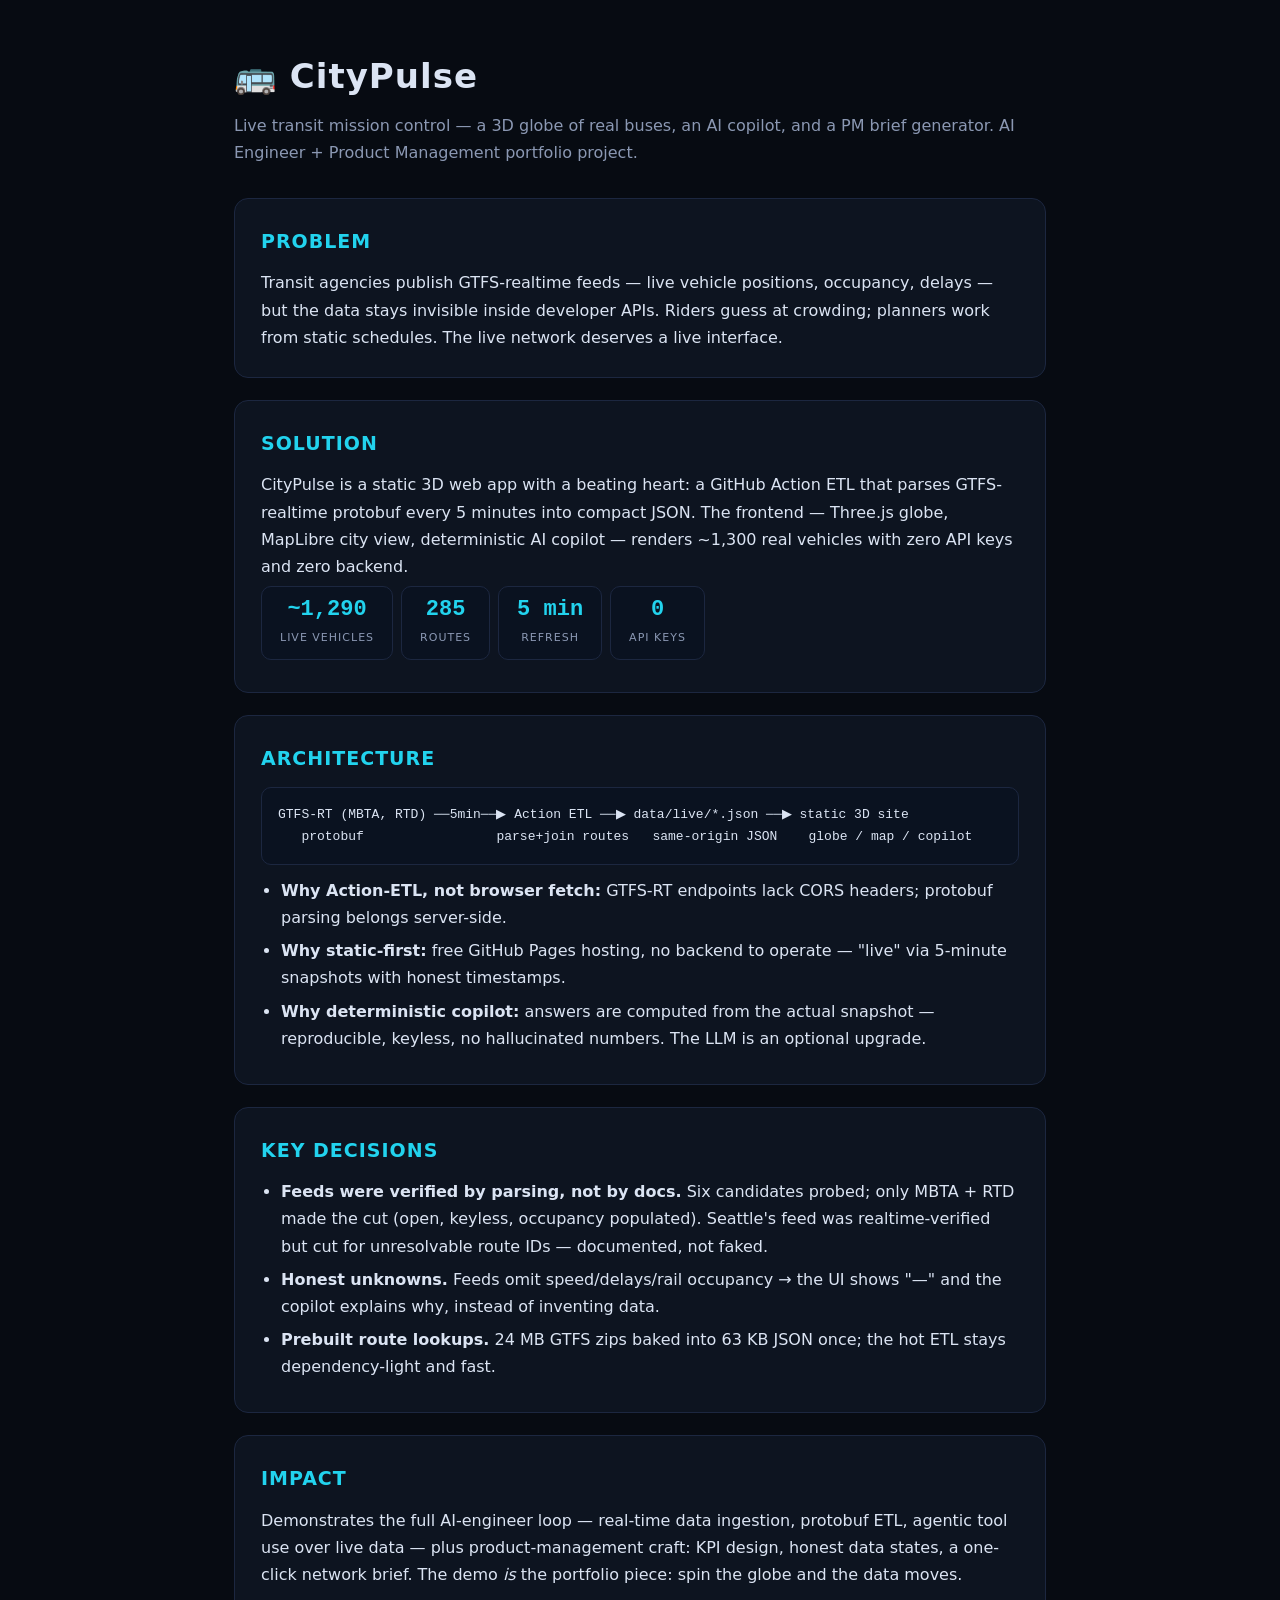
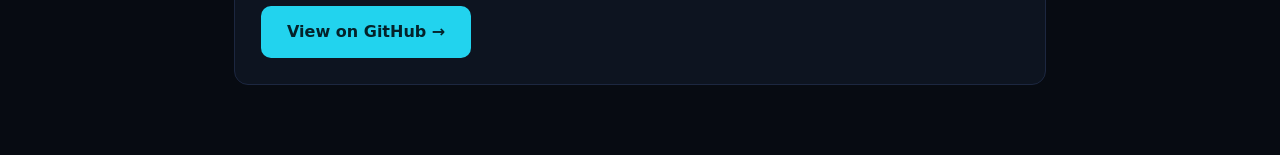
<file: docs/index.html>
<!DOCTYPE html><html lang="en"><head><meta charset="UTF-8">
<meta name="viewport" content="width=device-width, initial-scale=1.0">
<title>CityPulse — Case Study</title>
<style>
:root{--bg:#070b12;--panel:#0d1420;--line:#1c2740;--txt:#dbe4f3;--dim:#8b98b3;--cy:#22d3ee}
*{box-sizing:border-box;margin:0;padding:0}
body{background:var(--bg);color:var(--txt);font:16px/1.7 system-ui,sans-serif;max-width:860px;margin:0 auto;padding:48px 24px}
a{color:var(--cy)}h1{font-size:34px;letter-spacing:1px;margin-bottom:6px}
.sub{color:var(--dim);margin-bottom:32px}.sec{background:var(--panel);border:1px solid var(--line);border-radius:14px;padding:26px;margin-bottom:22px}
h2{font-size:19px;margin-bottom:12px;color:var(--cy);letter-spacing:1px}
.metric{display:inline-block;background:#0a1220;border:1px solid var(--line);border-radius:10px;padding:10px 18px;margin:6px 8px 6px 0;text-align:center}
.metric b{display:block;font:700 22px ui-monospace,monospace;color:var(--cy)}
.metric span{font-size:11px;color:var(--dim);text-transform:uppercase;letter-spacing:1px}
code{background:#0a1220;padding:2px 7px;border-radius:5px;font-size:14px}
pre{background:#0a1220;border:1px solid var(--line);border-radius:10px;padding:16px;overflow-x:auto;font-size:13px;margin:12px 0}
ul{margin-left:20px}li{margin-bottom:6px}
.cta{display:inline-block;margin-top:18px;background:var(--cy);color:#04222a;font-weight:700;padding:12px 26px;border-radius:10px;text-decoration:none}
</style></head><body>
<h1>🚌 CityPulse</h1>
<p class="sub">Live transit mission control — a 3D globe of real buses, an AI copilot, and a PM brief generator. AI Engineer + Product Management portfolio project.</p>

<div class="sec"><h2>PROBLEM</h2>
<p>Transit agencies publish GTFS-realtime feeds — live vehicle positions, occupancy, delays — but the data stays invisible inside developer APIs. Riders guess at crowding; planners work from static schedules. The live network deserves a live interface.</p></div>

<div class="sec"><h2>SOLUTION</h2>
<p>CityPulse is a static 3D web app with a beating heart: a GitHub Action ETL that parses GTFS-realtime protobuf every 5 minutes into compact JSON. The frontend — Three.js globe, MapLibre city view, deterministic AI copilot — renders ~1,300 real vehicles with zero API keys and zero backend.</p>
<div><span class="metric"><b>~1,290</b><span>live vehicles</span></span><span class="metric"><b>285</b><span>routes</span></span><span class="metric"><b>5 min</b><span>refresh</span></span><span class="metric"><b>0</b><span>API keys</span></span></div></div>

<div class="sec"><h2>ARCHITECTURE</h2>
<pre>GTFS-RT (MBTA, RTD) ──5min──▶ Action ETL ──▶ data/live/*.json ──▶ static 3D site
   protobuf                 parse+join routes   same-origin JSON    globe / map / copilot</pre>
<ul><li><b>Why Action-ETL, not browser fetch:</b> GTFS-RT endpoints lack CORS headers; protobuf parsing belongs server-side.</li>
<li><b>Why static-first:</b> free GitHub Pages hosting, no backend to operate — "live" via 5-minute snapshots with honest timestamps.</li>
<li><b>Why deterministic copilot:</b> answers are computed from the actual snapshot — reproducible, keyless, no hallucinated numbers. The LLM is an optional upgrade.</li></ul></div>

<div class="sec"><h2>KEY DECISIONS</h2>
<ul><li><b>Feeds were verified by parsing, not by docs.</b> Six candidates probed; only MBTA + RTD made the cut (open, keyless, occupancy populated). Seattle's feed was realtime-verified but cut for unresolvable route IDs — documented, not faked.</li>
<li><b>Honest unknowns.</b> Feeds omit speed/delays/rail occupancy → the UI shows "—" and the copilot explains why, instead of inventing data.</li>
<li><b>Prebuilt route lookups.</b> 24 MB GTFS zips baked into 63 KB JSON once; the hot ETL stays dependency-light and fast.</li></ul></div>

<div class="sec"><h2>IMPACT</h2>
<p>Demonstrates the full AI-engineer loop — real-time data ingestion, protobuf ETL, agentic tool use over live data — plus product-management craft: KPI design, honest data states, a one-click network brief. The demo <em>is</em> the portfolio piece: spin the globe and the data moves.</p>
<a class="cta" href="https://github.com/prudhvikollads-source/citypulse">View on GitHub →</a></div>
</body></html>
</file>
